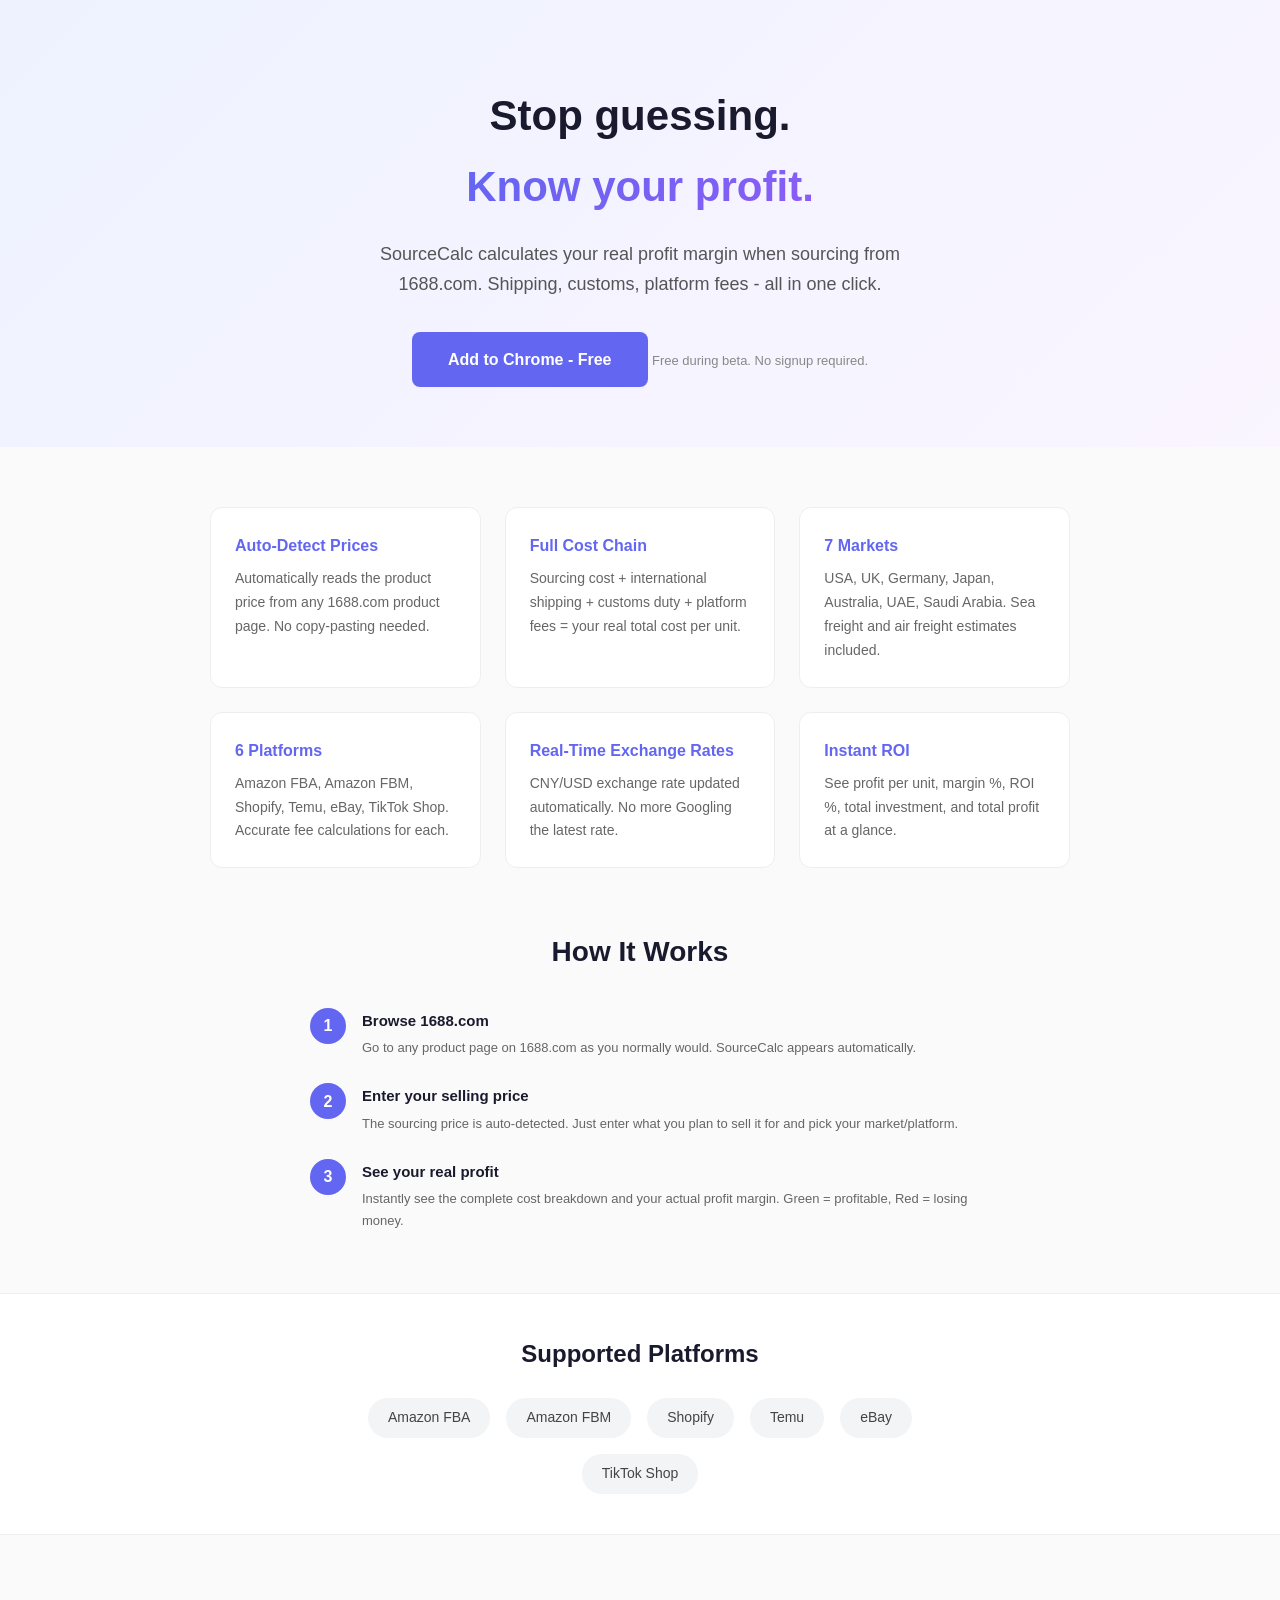
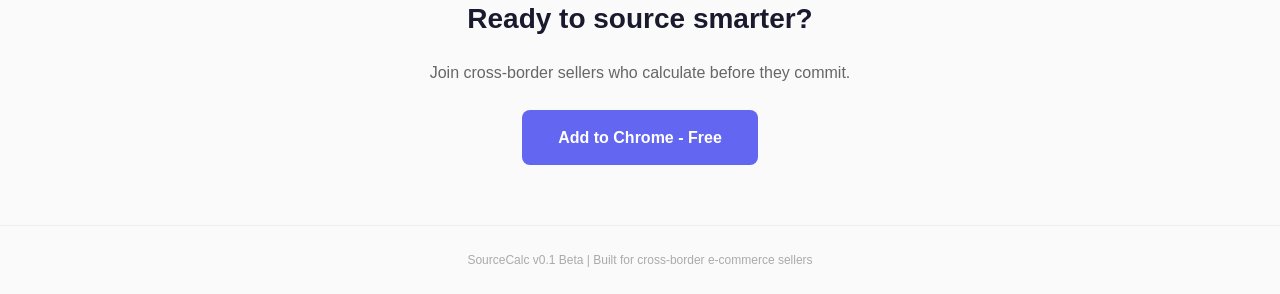
<file: index.html>
<!DOCTYPE html>
<html lang="en">
<head>
<meta charset="UTF-8">
<meta name="viewport" content="width=device-width, initial-scale=1.0">
<title>SourceCalc - 1688 Profit Calculator for Cross-Border Sellers</title>
<meta name="description" content="Instantly calculate profit margins when sourcing from 1688.com. Includes shipping, customs, and platform fees for Amazon, Shopify, Temu and more.">
<style>
  :root { --purple: #6366f1; --purple-dark: #4f46e5; --green: #16a34a; --bg: #fafafa; }
  * { margin: 0; padding: 0; box-sizing: border-box; }
  body { font-family: -apple-system, BlinkMacSystemFont, 'Segoe UI', Roboto, sans-serif; color: #1a1a2e; background: var(--bg); line-height: 1.7; }

  .hero {
    text-align: center;
    padding: 80px 20px 60px;
    background: linear-gradient(135deg, #eef2ff, #faf5ff);
  }
  .hero h1 { font-size: 42px; font-weight: 800; margin-bottom: 16px; }
  .hero h1 span { background: linear-gradient(135deg, var(--purple), #8b5cf6); -webkit-background-clip: text; -webkit-text-fill-color: transparent; }
  .hero p { font-size: 18px; color: #555; max-width: 600px; margin: 0 auto 32px; }
  .cta {
    display: inline-block;
    background: var(--purple);
    color: white;
    padding: 14px 36px;
    border-radius: 8px;
    text-decoration: none;
    font-weight: 600;
    font-size: 16px;
    transition: background 0.2s;
  }
  .cta:hover { background: var(--purple-dark); }
  .badge { display: inline-block; margin-top: 16px; font-size: 13px; color: #888; }

  .features {
    max-width: 900px;
    margin: 60px auto;
    padding: 0 20px;
    display: grid;
    grid-template-columns: repeat(auto-fit, minmax(250px, 1fr));
    gap: 24px;
  }
  .feature {
    background: white;
    border: 1px solid #eee;
    border-radius: 12px;
    padding: 24px;
  }
  .feature h3 { font-size: 16px; margin-bottom: 8px; color: var(--purple); }
  .feature p { font-size: 14px; color: #666; }

  .how-it-works {
    max-width: 700px;
    margin: 60px auto;
    padding: 0 20px;
    text-align: center;
  }
  .how-it-works h2 { font-size: 28px; margin-bottom: 32px; }
  .steps { text-align: left; }
  .step {
    display: flex;
    gap: 16px;
    margin-bottom: 24px;
    align-items: flex-start;
  }
  .step-num {
    width: 36px;
    height: 36px;
    border-radius: 50%;
    background: var(--purple);
    color: white;
    display: flex;
    align-items: center;
    justify-content: center;
    font-weight: 700;
    flex-shrink: 0;
  }
  .step-text h4 { font-size: 15px; margin-bottom: 4px; }
  .step-text p { font-size: 13px; color: #666; }

  .platforms {
    text-align: center;
    padding: 40px 20px;
    background: white;
    border-top: 1px solid #eee;
    border-bottom: 1px solid #eee;
  }
  .platforms h2 { font-size: 24px; margin-bottom: 24px; }
  .platform-list {
    display: flex;
    justify-content: center;
    flex-wrap: wrap;
    gap: 16px;
    max-width: 600px;
    margin: 0 auto;
  }
  .platform-tag {
    padding: 8px 20px;
    background: #f3f4f6;
    border-radius: 20px;
    font-size: 14px;
    font-weight: 500;
    color: #444;
  }

  .cta-section {
    text-align: center;
    padding: 60px 20px;
  }
  .cta-section h2 { font-size: 28px; margin-bottom: 16px; }
  .cta-section p { color: #666; margin-bottom: 24px; }

  footer {
    text-align: center;
    padding: 24px;
    font-size: 12px;
    color: #aaa;
    border-top: 1px solid #eee;
  }
</style>
</head>
<body>

<div class="hero">
  <h1>Stop guessing.<br><span>Know your profit.</span></h1>
  <p>SourceCalc calculates your real profit margin when sourcing from 1688.com. Shipping, customs, platform fees - all in one click.</p>
  <a href="#" class="cta">Add to Chrome - Free</a>
  <div class="badge">Free during beta. No signup required.</div>
</div>

<div class="features">
  <div class="feature">
    <h3>Auto-Detect Prices</h3>
    <p>Automatically reads the product price from any 1688.com product page. No copy-pasting needed.</p>
  </div>
  <div class="feature">
    <h3>Full Cost Chain</h3>
    <p>Sourcing cost + international shipping + customs duty + platform fees = your real total cost per unit.</p>
  </div>
  <div class="feature">
    <h3>7 Markets</h3>
    <p>USA, UK, Germany, Japan, Australia, UAE, Saudi Arabia. Sea freight and air freight estimates included.</p>
  </div>
  <div class="feature">
    <h3>6 Platforms</h3>
    <p>Amazon FBA, Amazon FBM, Shopify, Temu, eBay, TikTok Shop. Accurate fee calculations for each.</p>
  </div>
  <div class="feature">
    <h3>Real-Time Exchange Rates</h3>
    <p>CNY/USD exchange rate updated automatically. No more Googling the latest rate.</p>
  </div>
  <div class="feature">
    <h3>Instant ROI</h3>
    <p>See profit per unit, margin %, ROI %, total investment, and total profit at a glance.</p>
  </div>
</div>

<div class="how-it-works">
  <h2>How It Works</h2>
  <div class="steps">
    <div class="step">
      <div class="step-num">1</div>
      <div class="step-text">
        <h4>Browse 1688.com</h4>
        <p>Go to any product page on 1688.com as you normally would. SourceCalc appears automatically.</p>
      </div>
    </div>
    <div class="step">
      <div class="step-num">2</div>
      <div class="step-text">
        <h4>Enter your selling price</h4>
        <p>The sourcing price is auto-detected. Just enter what you plan to sell it for and pick your market/platform.</p>
      </div>
    </div>
    <div class="step">
      <div class="step-num">3</div>
      <div class="step-text">
        <h4>See your real profit</h4>
        <p>Instantly see the complete cost breakdown and your actual profit margin. Green = profitable, Red = losing money.</p>
      </div>
    </div>
  </div>
</div>

<div class="platforms">
  <h2>Supported Platforms</h2>
  <div class="platform-list">
    <span class="platform-tag">Amazon FBA</span>
    <span class="platform-tag">Amazon FBM</span>
    <span class="platform-tag">Shopify</span>
    <span class="platform-tag">Temu</span>
    <span class="platform-tag">eBay</span>
    <span class="platform-tag">TikTok Shop</span>
  </div>
</div>

<div class="cta-section">
  <h2>Ready to source smarter?</h2>
  <p>Join cross-border sellers who calculate before they commit.</p>
  <a href="#" class="cta">Add to Chrome - Free</a>
</div>

<footer>
  SourceCalc v0.1 Beta | Built for cross-border e-commerce sellers
</footer>

</body>
</html>
</file>
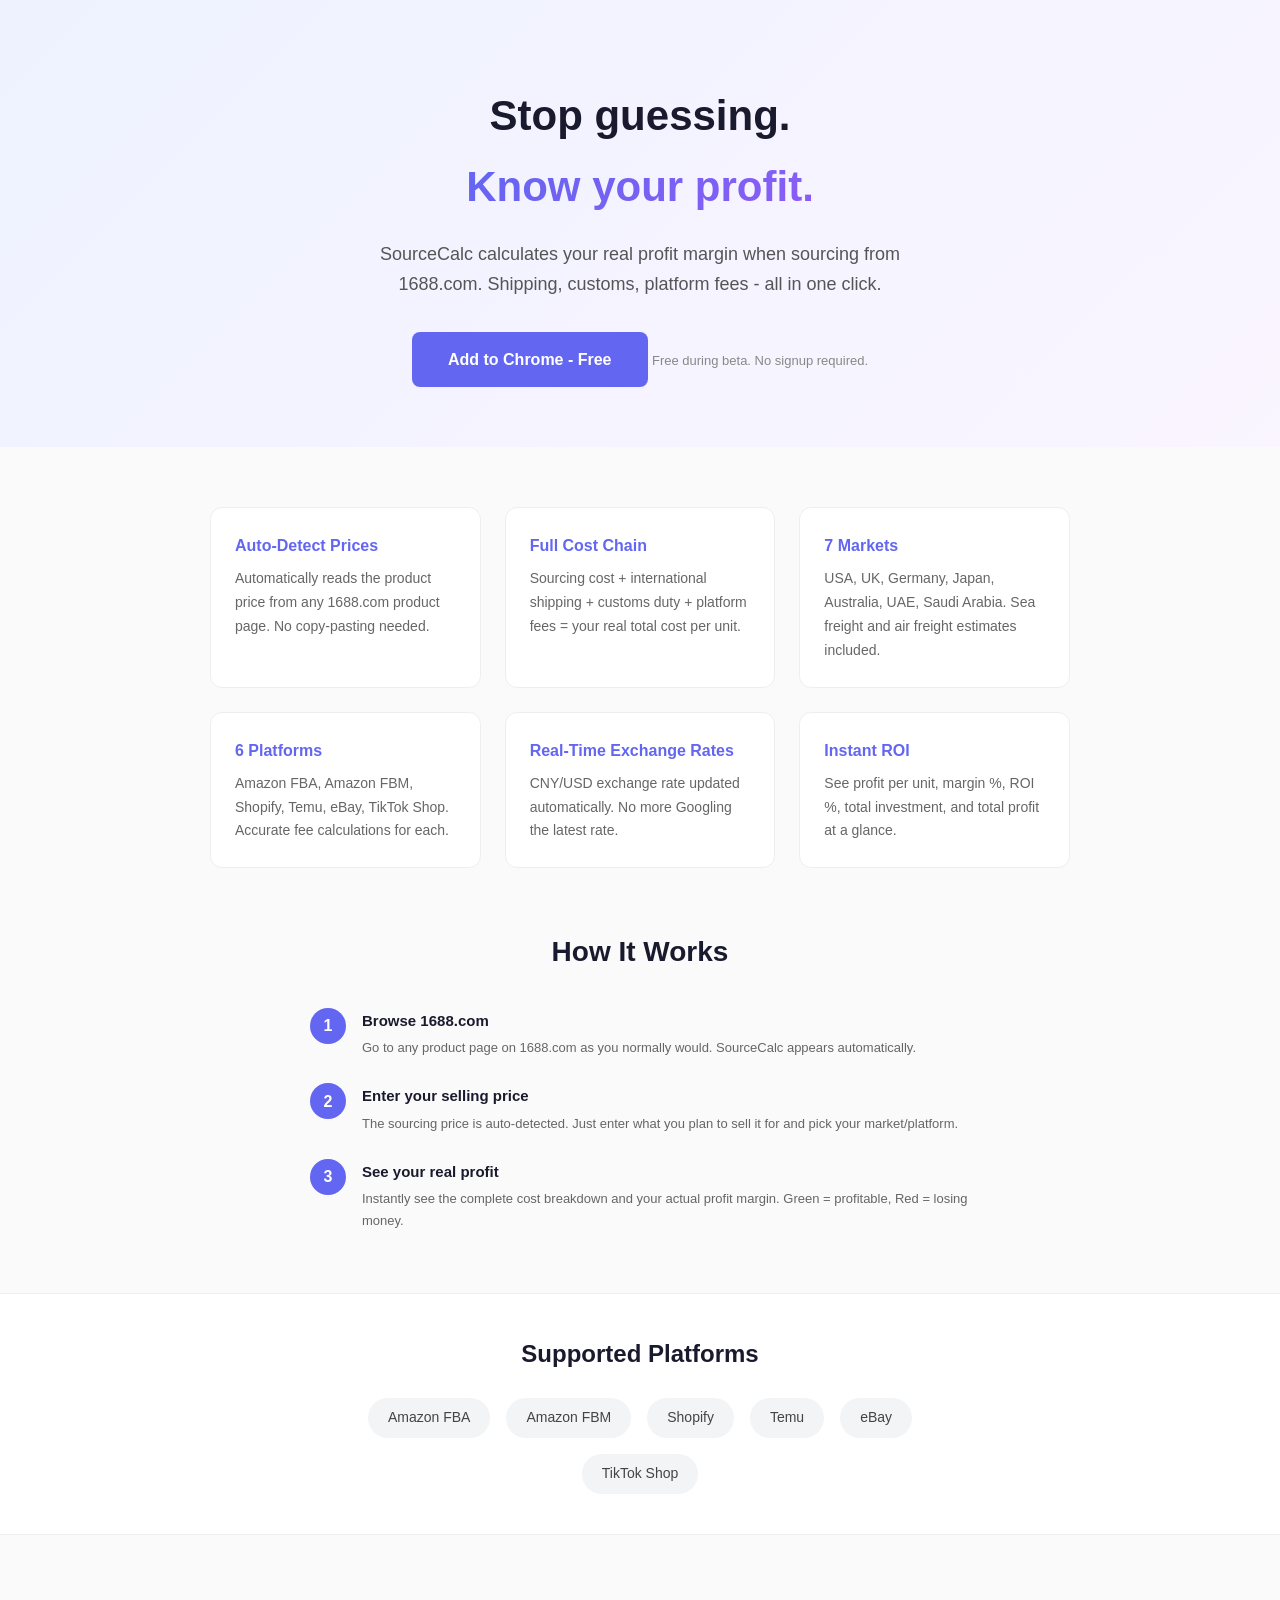
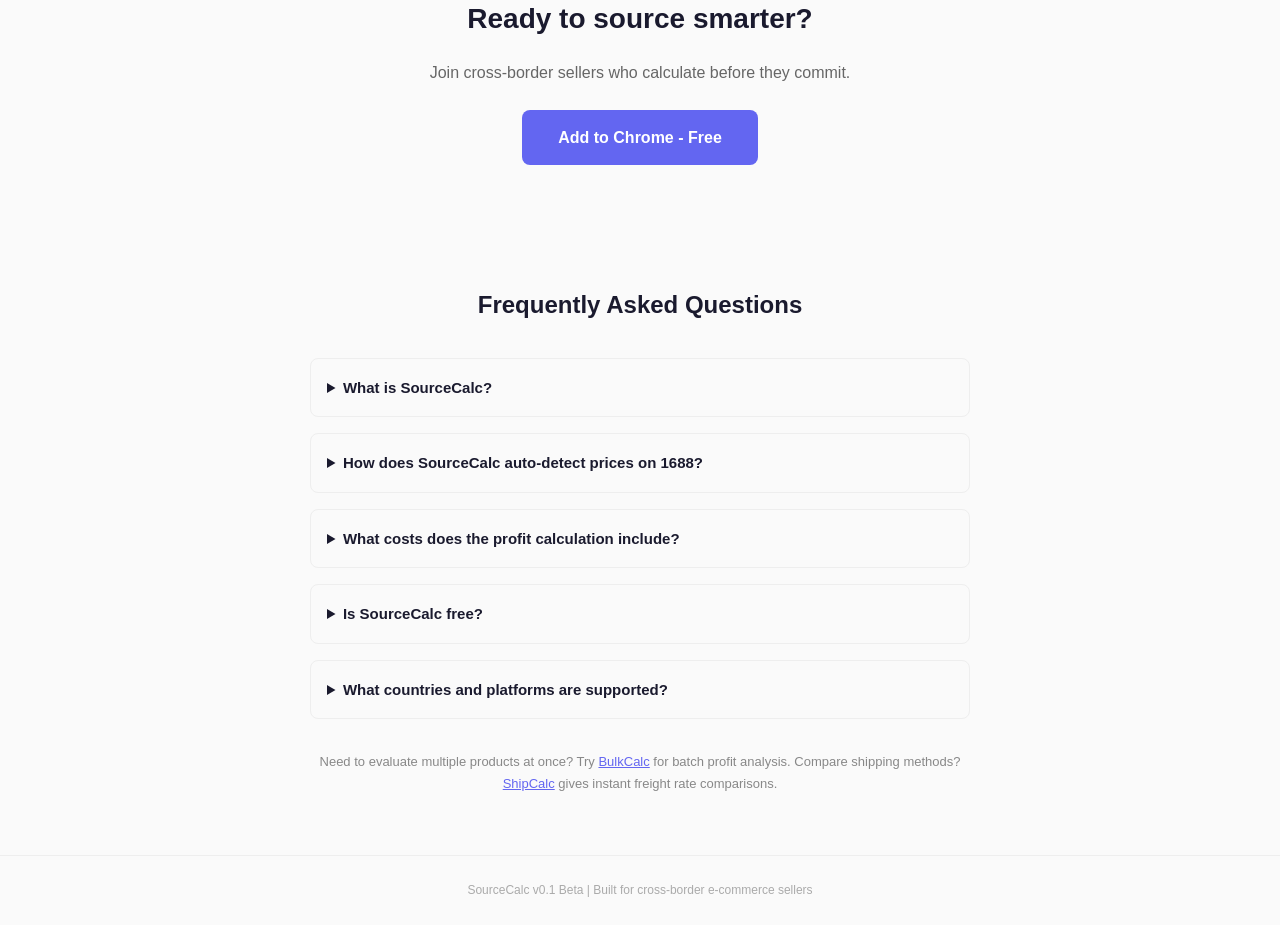
<file: landing/index.html>
<!DOCTYPE html>
<html lang="en">
<head>
<meta charset="UTF-8">
<meta name="viewport" content="width=device-width, initial-scale=1.0">
<title>SourceCalc - 1688 Profit Calculator for Cross-Border Sellers</title>
<meta name="description" content="Instantly calculate profit margins when sourcing from 1688.com. Includes shipping, customs, and platform fees for Amazon, Shopify, Temu and more.">
<link rel="canonical" href="https://itsukiken1.github.io/sourcecalc/">
<meta property="og:title" content="SourceCalc - 1688 Profit Calculator for Cross-Border Sellers">
<meta property="og:description" content="Instantly calculate profit margins when sourcing from 1688.com. Chrome extension with shipping, customs, and platform fees.">
<meta property="og:type" content="website">
<meta property="og:url" content="https://itsukiken1.github.io/sourcecalc/">
<script type="application/ld+json">
{
  "@context": "https://schema.org",
  "@type": "WebApplication",
  "name": "SourceCalc",
  "url": "https://itsukiken1.github.io/sourcecalc/",
  "description": "Chrome extension that calculates profit margins directly on 1688.com product pages. Includes shipping, customs duties, and platform fees.",
  "applicationCategory": "BusinessApplication",
  "operatingSystem": "Chrome",
  "offers": {
    "@type": "Offer",
    "price": "0",
    "priceCurrency": "USD"
  }
}
</script>
<style>
  :root { --purple: #6366f1; --purple-dark: #4f46e5; --green: #16a34a; --bg: #fafafa; }
  * { margin: 0; padding: 0; box-sizing: border-box; }
  body { font-family: -apple-system, BlinkMacSystemFont, 'Segoe UI', Roboto, sans-serif; color: #1a1a2e; background: var(--bg); line-height: 1.7; }

  .hero {
    text-align: center;
    padding: 80px 20px 60px;
    background: linear-gradient(135deg, #eef2ff, #faf5ff);
  }
  .hero h1 { font-size: 42px; font-weight: 800; margin-bottom: 16px; }
  .hero h1 span { background: linear-gradient(135deg, var(--purple), #8b5cf6); -webkit-background-clip: text; -webkit-text-fill-color: transparent; }
  .hero p { font-size: 18px; color: #555; max-width: 600px; margin: 0 auto 32px; }
  .cta {
    display: inline-block;
    background: var(--purple);
    color: white;
    padding: 14px 36px;
    border-radius: 8px;
    text-decoration: none;
    font-weight: 600;
    font-size: 16px;
    transition: background 0.2s;
  }
  .cta:hover { background: var(--purple-dark); }
  .badge { display: inline-block; margin-top: 16px; font-size: 13px; color: #888; }

  .features {
    max-width: 900px;
    margin: 60px auto;
    padding: 0 20px;
    display: grid;
    grid-template-columns: repeat(auto-fit, minmax(250px, 1fr));
    gap: 24px;
  }
  .feature {
    background: white;
    border: 1px solid #eee;
    border-radius: 12px;
    padding: 24px;
  }
  .feature h3 { font-size: 16px; margin-bottom: 8px; color: var(--purple); }
  .feature p { font-size: 14px; color: #666; }

  .how-it-works {
    max-width: 700px;
    margin: 60px auto;
    padding: 0 20px;
    text-align: center;
  }
  .how-it-works h2 { font-size: 28px; margin-bottom: 32px; }
  .steps { text-align: left; }
  .step {
    display: flex;
    gap: 16px;
    margin-bottom: 24px;
    align-items: flex-start;
  }
  .step-num {
    width: 36px;
    height: 36px;
    border-radius: 50%;
    background: var(--purple);
    color: white;
    display: flex;
    align-items: center;
    justify-content: center;
    font-weight: 700;
    flex-shrink: 0;
  }
  .step-text h4 { font-size: 15px; margin-bottom: 4px; }
  .step-text p { font-size: 13px; color: #666; }

  .platforms {
    text-align: center;
    padding: 40px 20px;
    background: white;
    border-top: 1px solid #eee;
    border-bottom: 1px solid #eee;
  }
  .platforms h2 { font-size: 24px; margin-bottom: 24px; }
  .platform-list {
    display: flex;
    justify-content: center;
    flex-wrap: wrap;
    gap: 16px;
    max-width: 600px;
    margin: 0 auto;
  }
  .platform-tag {
    padding: 8px 20px;
    background: #f3f4f6;
    border-radius: 20px;
    font-size: 14px;
    font-weight: 500;
    color: #444;
  }

  .cta-section {
    text-align: center;
    padding: 60px 20px;
  }
  .cta-section h2 { font-size: 28px; margin-bottom: 16px; }
  .cta-section p { color: #666; margin-bottom: 24px; }

  footer {
    text-align: center;
    padding: 24px;
    font-size: 12px;
    color: #aaa;
    border-top: 1px solid #eee;
  }
</style>
</head>
<body>

<div class="hero">
  <h1>Stop guessing.<br><span>Know your profit.</span></h1>
  <p>SourceCalc calculates your real profit margin when sourcing from 1688.com. Shipping, customs, platform fees - all in one click.</p>
  <a href="#" class="cta">Add to Chrome - Free</a>
  <div class="badge">Free during beta. No signup required.</div>
</div>

<div class="features">
  <div class="feature">
    <h3>Auto-Detect Prices</h3>
    <p>Automatically reads the product price from any 1688.com product page. No copy-pasting needed.</p>
  </div>
  <div class="feature">
    <h3>Full Cost Chain</h3>
    <p>Sourcing cost + international shipping + customs duty + platform fees = your real total cost per unit.</p>
  </div>
  <div class="feature">
    <h3>7 Markets</h3>
    <p>USA, UK, Germany, Japan, Australia, UAE, Saudi Arabia. Sea freight and air freight estimates included.</p>
  </div>
  <div class="feature">
    <h3>6 Platforms</h3>
    <p>Amazon FBA, Amazon FBM, Shopify, Temu, eBay, TikTok Shop. Accurate fee calculations for each.</p>
  </div>
  <div class="feature">
    <h3>Real-Time Exchange Rates</h3>
    <p>CNY/USD exchange rate updated automatically. No more Googling the latest rate.</p>
  </div>
  <div class="feature">
    <h3>Instant ROI</h3>
    <p>See profit per unit, margin %, ROI %, total investment, and total profit at a glance.</p>
  </div>
</div>

<div class="how-it-works">
  <h2>How It Works</h2>
  <div class="steps">
    <div class="step">
      <div class="step-num">1</div>
      <div class="step-text">
        <h4>Browse 1688.com</h4>
        <p>Go to any product page on 1688.com as you normally would. SourceCalc appears automatically.</p>
      </div>
    </div>
    <div class="step">
      <div class="step-num">2</div>
      <div class="step-text">
        <h4>Enter your selling price</h4>
        <p>The sourcing price is auto-detected. Just enter what you plan to sell it for and pick your market/platform.</p>
      </div>
    </div>
    <div class="step">
      <div class="step-num">3</div>
      <div class="step-text">
        <h4>See your real profit</h4>
        <p>Instantly see the complete cost breakdown and your actual profit margin. Green = profitable, Red = losing money.</p>
      </div>
    </div>
  </div>
</div>

<div class="platforms">
  <h2>Supported Platforms</h2>
  <div class="platform-list">
    <span class="platform-tag">Amazon FBA</span>
    <span class="platform-tag">Amazon FBM</span>
    <span class="platform-tag">Shopify</span>
    <span class="platform-tag">Temu</span>
    <span class="platform-tag">eBay</span>
    <span class="platform-tag">TikTok Shop</span>
  </div>
</div>

<div class="cta-section">
  <h2>Ready to source smarter?</h2>
  <p>Join cross-border sellers who calculate before they commit.</p>
  <a href="#" class="cta">Add to Chrome - Free</a>
</div>

<section style="max-width:700px;margin:0 auto;padding:60px 20px">
<h2 style="font-size:24px;text-align:center;margin-bottom:32px">Frequently Asked Questions</h2>

<details style="margin-bottom:16px;border:1px solid #eee;border-radius:8px;padding:16px">
<summary style="cursor:pointer;font-weight:600;font-size:15px">What is SourceCalc?</summary>
<p style="margin-top:12px;color:#666;font-size:14px;line-height:1.7">SourceCalc is a free Chrome extension that calculates your real profit margin when sourcing products from 1688.com. It automatically reads the product price, adds shipping, customs duties, and platform fees, and shows you the actual profit per unit — all without leaving the 1688 product page.</p>
</details>

<details style="margin-bottom:16px;border:1px solid #eee;border-radius:8px;padding:16px">
<summary style="cursor:pointer;font-weight:600;font-size:15px">How does SourceCalc auto-detect prices on 1688?</summary>
<p style="margin-top:12px;color:#666;font-size:14px;line-height:1.7">SourceCalc reads the price directly from the 1688.com product page DOM. When you visit any product page, it automatically extracts the listed price (including tiered pricing) and uses it as the sourcing cost in the profit calculation. No copy-pasting needed.</p>
</details>

<details style="margin-bottom:16px;border:1px solid #eee;border-radius:8px;padding:16px">
<summary style="cursor:pointer;font-weight:600;font-size:15px">What costs does the profit calculation include?</summary>
<p style="margin-top:12px;color:#666;font-size:14px;line-height:1.7">The calculation includes: product sourcing cost (auto-detected from 1688), CNY to USD conversion at real-time exchange rates, international shipping (sea or air freight), customs duties and tariffs for your destination country, and platform-specific selling fees for Amazon FBA, Amazon FBM, Shopify, Temu, eBay, or TikTok Shop.</p>
</details>

<details style="margin-bottom:16px;border:1px solid #eee;border-radius:8px;padding:16px">
<summary style="cursor:pointer;font-weight:600;font-size:15px">Is SourceCalc free?</summary>
<p style="margin-top:12px;color:#666;font-size:14px;line-height:1.7">Yes, SourceCalc is free during beta. No signup or account required. Install from the Chrome Web Store and it works immediately on any 1688.com product page.</p>
</details>

<details style="margin-bottom:16px;border:1px solid #eee;border-radius:8px;padding:16px">
<summary style="cursor:pointer;font-weight:600;font-size:15px">What countries and platforms are supported?</summary>
<p style="margin-top:12px;color:#666;font-size:14px;line-height:1.7">Destination countries: USA, UK, Germany, Japan, Australia, UAE, Saudi Arabia. Selling platforms: Amazon FBA, Amazon FBM, Shopify, Temu, eBay, TikTok Shop. Each combination uses accurate shipping rates and platform fee structures.</p>
</details>

<p style="margin-top:32px;text-align:center;font-size:13px;color:#888">
Need to evaluate multiple products at once? Try <a href="https://itsukiken1.github.io/bulkcalc/" style="color:var(--purple)">BulkCalc</a> for batch profit analysis.
Compare shipping methods? <a href="https://itsukiken1.github.io/shipcalc/" style="color:var(--purple)">ShipCalc</a> gives instant freight rate comparisons.
</p>
</section>

<script type="application/ld+json">
{
  "@context": "https://schema.org",
  "@type": "FAQPage",
  "mainEntity": [
    {"@type": "Question", "name": "What is SourceCalc?", "acceptedAnswer": {"@type": "Answer", "text": "SourceCalc is a free Chrome extension that calculates your real profit margin when sourcing products from 1688.com, including shipping, customs duties, and platform fees."}},
    {"@type": "Question", "name": "How does SourceCalc auto-detect prices on 1688?", "acceptedAnswer": {"@type": "Answer", "text": "SourceCalc reads the price directly from the 1688.com product page. It automatically extracts the listed price and uses it as the sourcing cost in the profit calculation."}},
    {"@type": "Question", "name": "What costs does the profit calculation include?", "acceptedAnswer": {"@type": "Answer", "text": "Product cost from 1688, CNY/USD conversion, international shipping, customs duties, and platform fees for Amazon, Shopify, Temu, eBay, and TikTok Shop."}},
    {"@type": "Question", "name": "Is SourceCalc free?", "acceptedAnswer": {"@type": "Answer", "text": "Yes, SourceCalc is free during beta with no signup required."}},
    {"@type": "Question", "name": "What countries and platforms are supported?", "acceptedAnswer": {"@type": "Answer", "text": "Countries: USA, UK, Germany, Japan, Australia, UAE, Saudi Arabia. Platforms: Amazon FBA/FBM, Shopify, Temu, eBay, TikTok Shop."}}
  ]
}
</script>

<footer>
  SourceCalc v0.1 Beta | Built for cross-border e-commerce sellers
</footer>

<script data-goatcounter="https://aihm.goatcounter.com/count"
        async src="//gc.zgo.at/count.js"></script>
</body>
</html>
</file>
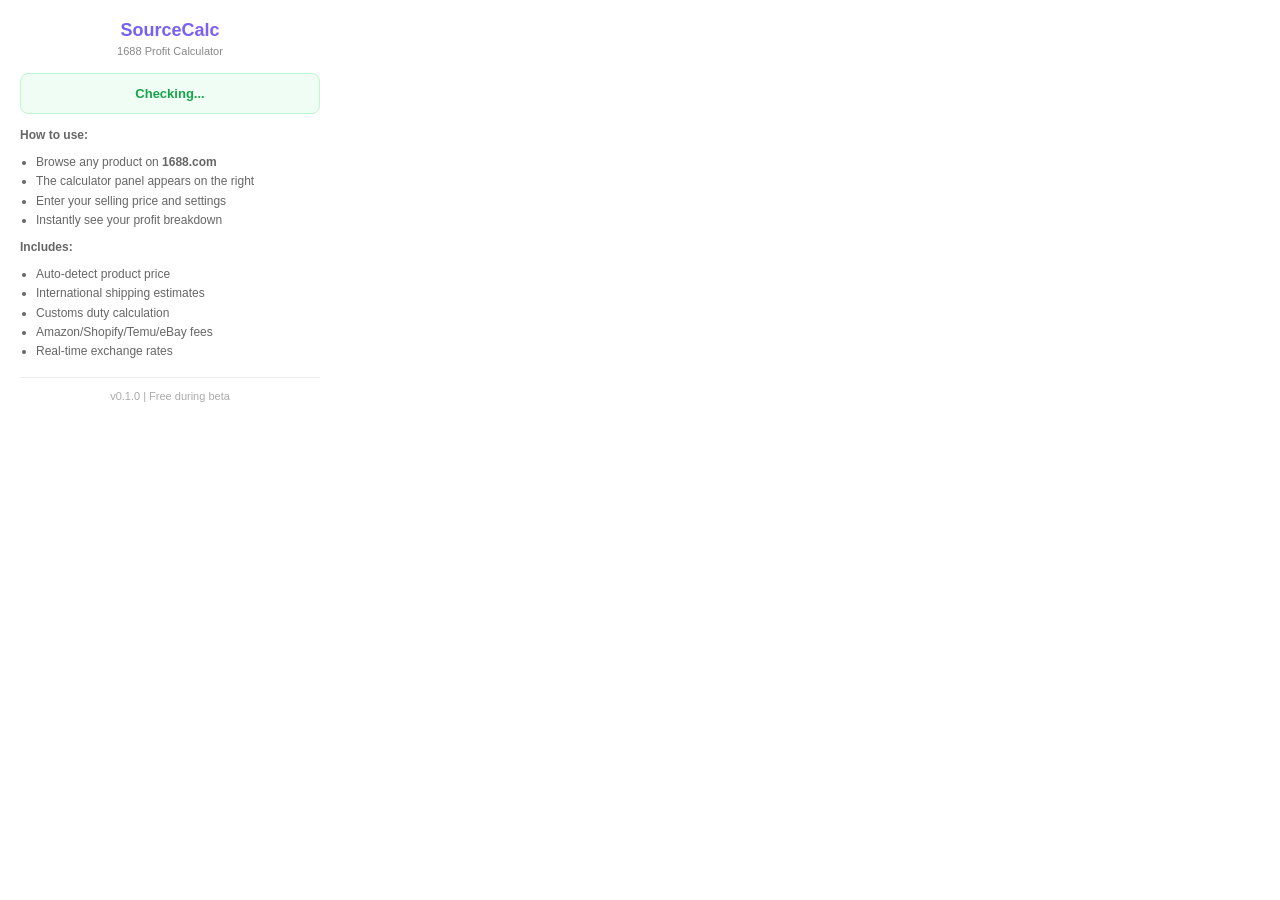
<file: popup.html>
<!DOCTYPE html>
<html>
<head>
<meta charset="UTF-8">
<style>
  body {
    width: 300px;
    padding: 20px;
    font-family: -apple-system, BlinkMacSystemFont, 'Segoe UI', Roboto, sans-serif;
    font-size: 13px;
    color: #1a1a2e;
    margin: 0;
  }
  .logo {
    text-align: center;
    margin-bottom: 16px;
  }
  .logo h2 {
    margin: 0;
    font-size: 18px;
    background: linear-gradient(135deg, #6366f1, #8b5cf6);
    -webkit-background-clip: text;
    -webkit-text-fill-color: transparent;
  }
  .logo p {
    margin: 4px 0 0;
    font-size: 11px;
    color: #888;
  }
  .status {
    background: #f0fdf4;
    border: 1px solid #bbf7d0;
    border-radius: 8px;
    padding: 12px;
    margin-bottom: 12px;
    text-align: center;
  }
  .status.inactive {
    background: #f8fafc;
    border-color: #e2e8f0;
  }
  .status strong {
    color: #16a34a;
  }
  .status.inactive strong {
    color: #94a3b8;
  }
  .info {
    font-size: 12px;
    color: #666;
    line-height: 1.6;
  }
  .info ul {
    padding-left: 16px;
    margin: 8px 0;
  }
  .footer {
    margin-top: 16px;
    padding-top: 12px;
    border-top: 1px solid #eee;
    font-size: 11px;
    color: #aaa;
    text-align: center;
  }
  a {
    color: #6366f1;
    text-decoration: none;
  }
  a:hover {
    text-decoration: underline;
  }
</style>
</head>
<body>
  <div class="logo">
    <h2>SourceCalc</h2>
    <p>1688 Profit Calculator</p>
  </div>

  <div class="status" id="status">
    <strong>Checking...</strong>
  </div>

  <div class="info">
    <strong>How to use:</strong>
    <ul>
      <li>Browse any product on <strong>1688.com</strong></li>
      <li>The calculator panel appears on the right</li>
      <li>Enter your selling price and settings</li>
      <li>Instantly see your profit breakdown</li>
    </ul>
  </div>

  <div class="info">
    <strong>Includes:</strong>
    <ul>
      <li>Auto-detect product price</li>
      <li>International shipping estimates</li>
      <li>Customs duty calculation</li>
      <li>Amazon/Shopify/Temu/eBay fees</li>
      <li>Real-time exchange rates</li>
    </ul>
  </div>

  <div class="footer">
    v0.1.0 | Free during beta
  </div>

  <script>
    chrome.tabs.query({ active: true, currentWindow: true }, (tabs) => {
      const statusEl = document.getElementById('status');
      const url = tabs[0]?.url || '';
      if (url.includes('1688.com')) {
        statusEl.innerHTML = '<strong>Active on this page!</strong><br>Look for the panel on the right.';
      } else {
        statusEl.className = 'status inactive';
        statusEl.innerHTML = '<strong>Navigate to 1688.com</strong><br>The calculator will appear automatically on product pages.';
      }
    });
  </script>
</body>
</html>
</file>
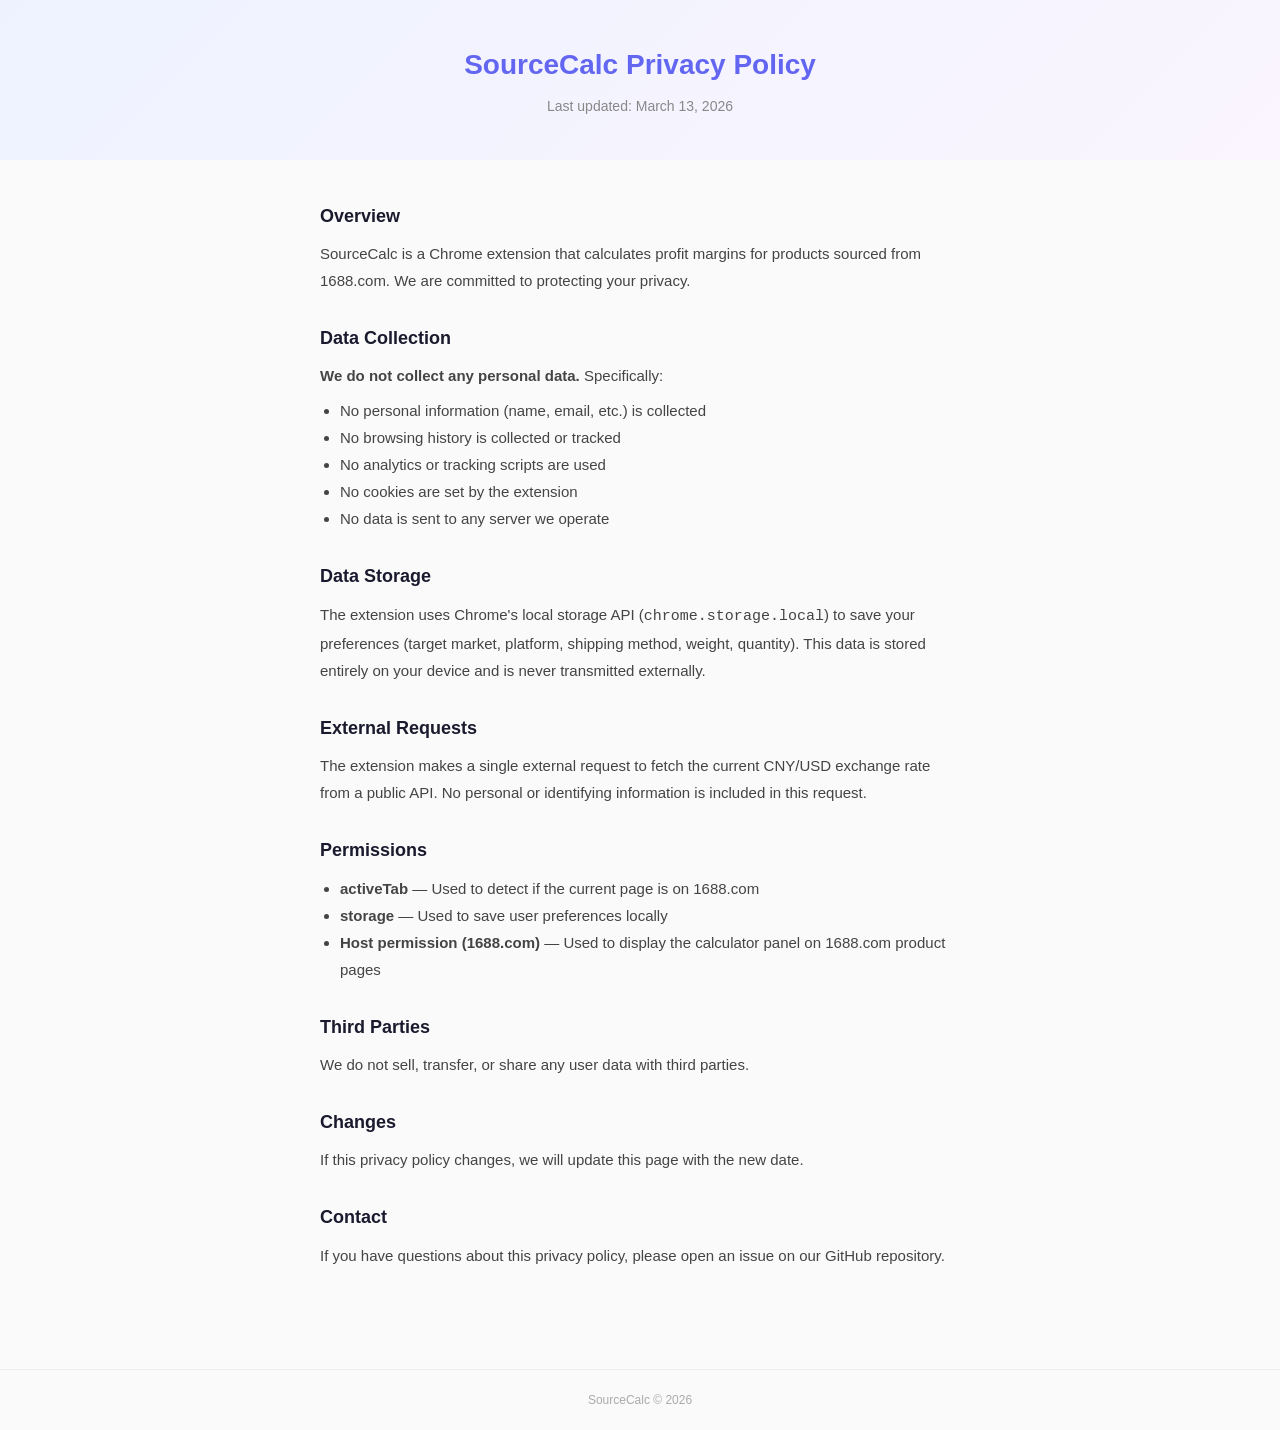
<file: privacy.html>
<!DOCTYPE html>
<html lang="en">
<head>
<meta charset="UTF-8">
<meta name="viewport" content="width=device-width, initial-scale=1.0">
<title>Privacy Policy - SourceCalc</title>
<style>
  * { margin: 0; padding: 0; box-sizing: border-box; }
  body { font-family: -apple-system, BlinkMacSystemFont, 'Segoe UI', Roboto, sans-serif; color: #1a1a2e; background: #fafafa; line-height: 1.8; }
  .header { text-align: center; padding: 40px 20px; background: linear-gradient(135deg, #eef2ff, #faf5ff); }
  .header h1 { font-size: 28px; font-weight: 700; color: #6366f1; }
  .header p { font-size: 14px; color: #888; margin-top: 4px; }
  .content { max-width: 680px; margin: 40px auto; padding: 0 20px 60px; }
  h2 { font-size: 18px; margin: 28px 0 8px; color: #1a1a2e; }
  p, li { font-size: 15px; color: #444; }
  ul { padding-left: 20px; margin: 8px 0; }
  .footer { text-align: center; padding: 20px; font-size: 12px; color: #aaa; border-top: 1px solid #eee; }
  a { color: #6366f1; text-decoration: none; }
</style>
</head>
<body>
  <div class="header">
    <h1>SourceCalc Privacy Policy</h1>
    <p>Last updated: March 13, 2026</p>
  </div>
  <div class="content">
    <h2>Overview</h2>
    <p>SourceCalc is a Chrome extension that calculates profit margins for products sourced from 1688.com. We are committed to protecting your privacy.</p>

    <h2>Data Collection</h2>
    <p><strong>We do not collect any personal data.</strong> Specifically:</p>
    <ul>
      <li>No personal information (name, email, etc.) is collected</li>
      <li>No browsing history is collected or tracked</li>
      <li>No analytics or tracking scripts are used</li>
      <li>No cookies are set by the extension</li>
      <li>No data is sent to any server we operate</li>
    </ul>

    <h2>Data Storage</h2>
    <p>The extension uses Chrome's local storage API (<code>chrome.storage.local</code>) to save your preferences (target market, platform, shipping method, weight, quantity). This data is stored entirely on your device and is never transmitted externally.</p>

    <h2>External Requests</h2>
    <p>The extension makes a single external request to fetch the current CNY/USD exchange rate from a public API. No personal or identifying information is included in this request.</p>

    <h2>Permissions</h2>
    <ul>
      <li><strong>activeTab</strong> — Used to detect if the current page is on 1688.com</li>
      <li><strong>storage</strong> — Used to save user preferences locally</li>
      <li><strong>Host permission (1688.com)</strong> — Used to display the calculator panel on 1688.com product pages</li>
    </ul>

    <h2>Third Parties</h2>
    <p>We do not sell, transfer, or share any user data with third parties.</p>

    <h2>Changes</h2>
    <p>If this privacy policy changes, we will update this page with the new date.</p>

    <h2>Contact</h2>
    <p>If you have questions about this privacy policy, please open an issue on our GitHub repository.</p>
  </div>
  <div class="footer">SourceCalc &copy; 2026</div>
</body>
</html>
</file>
